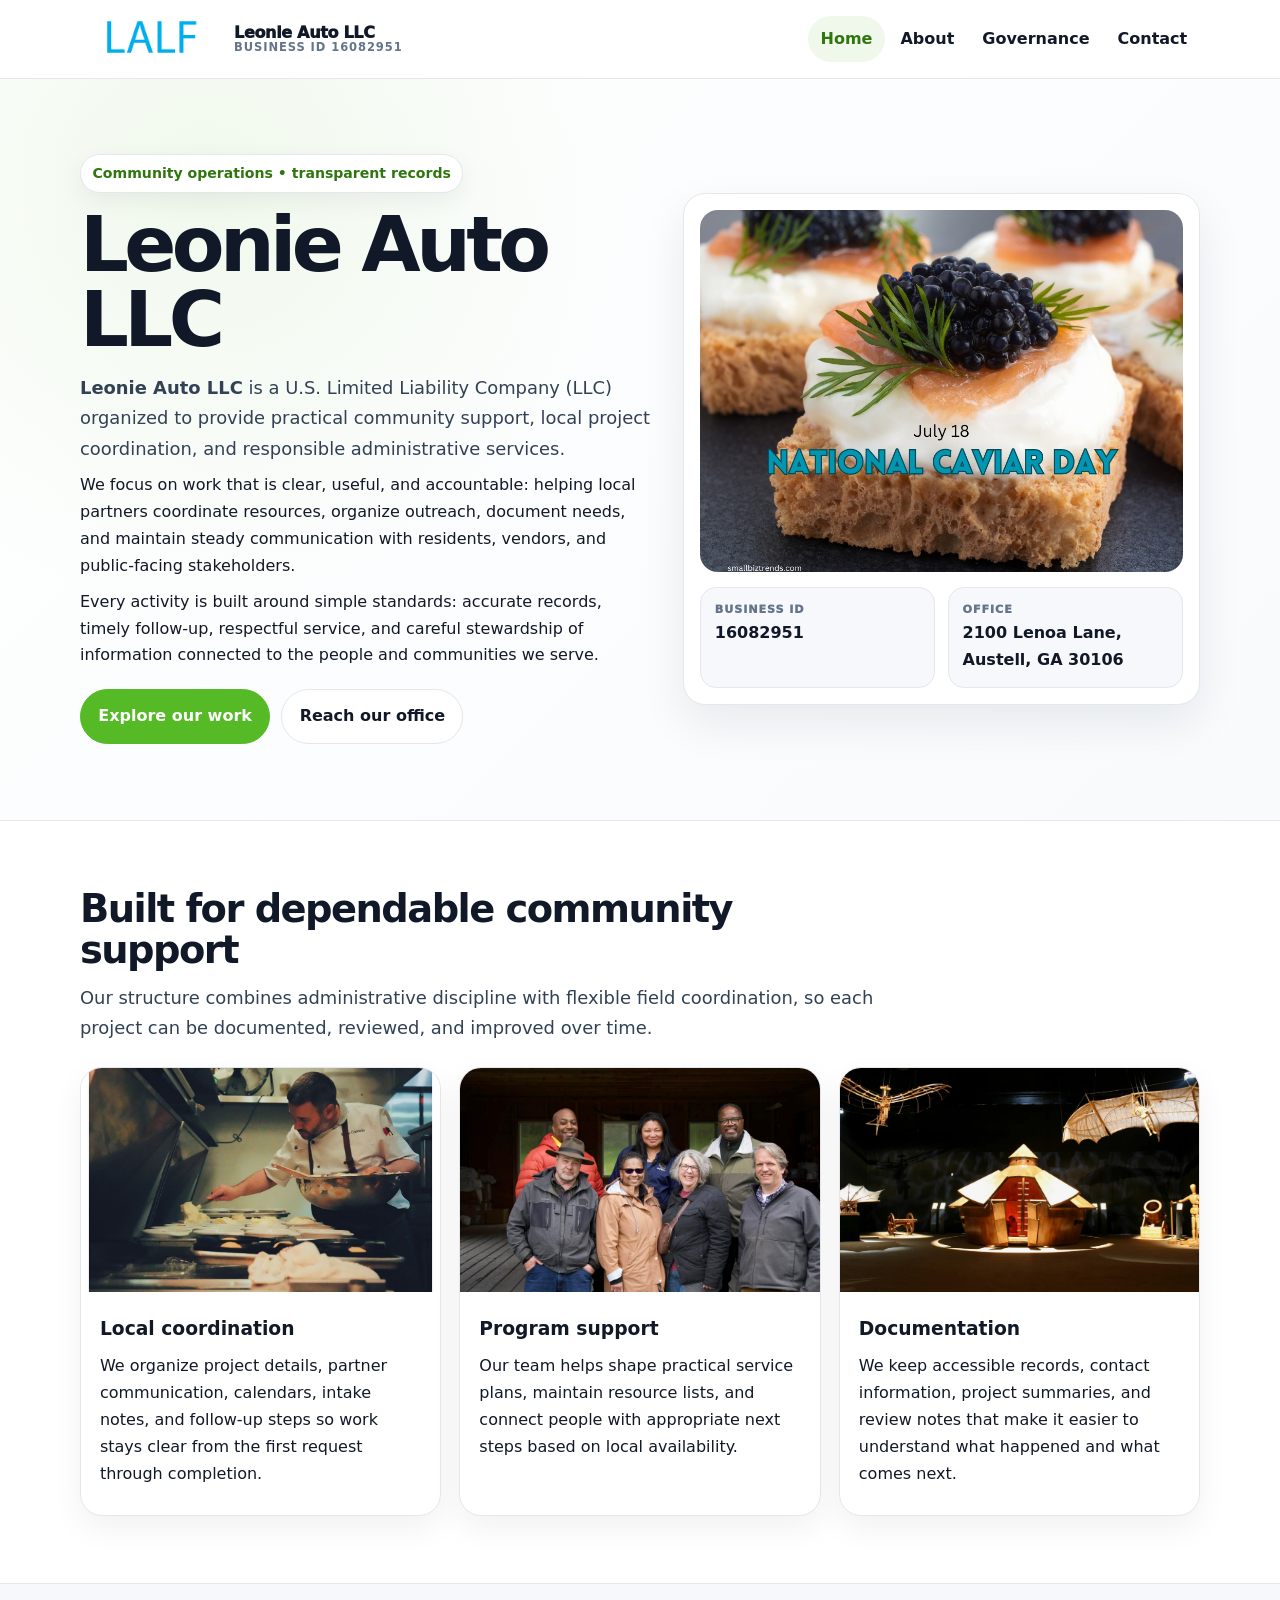
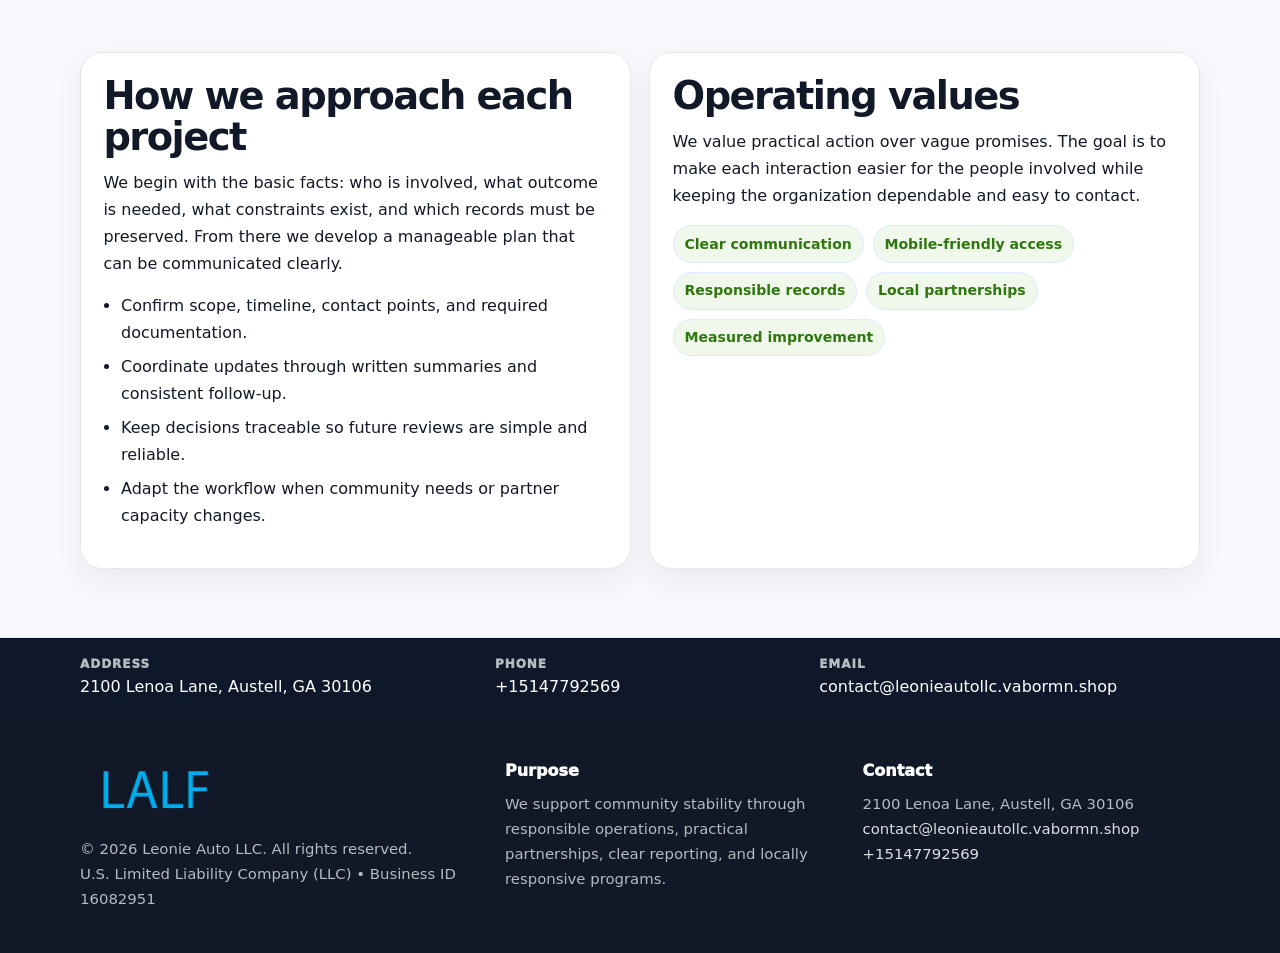
<file: index.html>
<!doctype html><html lang="en"><head><meta charset="utf-8"><meta name="viewport" content="width=device-width,initial-scale=1"><title>Leonie Auto LLC – Nonprofit • 2025</title><link rel="stylesheet" href="assets/styles.css"><link rel="icon" href="images/logo.png"><meta name="data-ein" content="16082951"><meta name="data-name" content="Leonie Auto LLC"><meta name="data-email" content="contact@leonieautollc.vabormn.shop"><meta name="data-phone" content="+15147792569"><meta name="data-address" content="2100 Lenoa Lane, Austell, GA 30106"><meta name="data-map" content="2100+Lenoa+Lane,+Austell,+GA+30106">  <meta name="description" content="We are a 501(c)(3) organization advancing community services, education, and direct relief through transparent programs, local partnerships, and measurable outcomes.">
</head><body>
<div style="position:absolute;left:-9999px;top:-9999px;opacity:0" data-uniq="{{UNIQUE_BLOB}}">
  <span>We are a 501(c)(3) organization advancing community services, education, and direct relief through transparent programs, local partnerships, and measurable outcomes.</span><svg width="12" height="12" viewBox="0 0 12 12" xmlns="http://www.w3.org/2000/svg"><circle cx="6" cy="6" r="5" fill="#b45309"/></svg><img src="images/land.jpg" width="1" height="1" alt="" loading="lazy"/>
</div>
<header class="site-header"><div class="container header-inner"><a class="cee66c8241a" href="index.html"><img src="images/logo.png" alt="Leonie Auto LLC logo"><span class="brand-name"><span>Leonie Auto LLC</span><span class="brand-kicker">Business ID 16082951</span></span></a><button class="cac48a5deda" aria-expanded="false" aria-controls="mainnav">Menu</button><nav class="caf29e60102" id="mainnav" aria-label="Main navigation"><a class="active" href="index.html">Home</a><a class="" href="about.html">About</a><a class="" href="governance.html">Governance</a><a class="" href="contact.html">Contact</a></nav></div></header><main id="content"><section class="c8d99387d74"><div class="container hero-grid"><div><span class="eyebrow">Community operations • transparent records</span><h1>Leonie Auto LLC</h1><p class="c509b01d26e"><strong>Leonie Auto LLC</strong> is a U.S. Limited Liability Company (LLC) organized to provide practical community support, local project coordination, and responsible administrative services.</p><p>We focus on work that is clear, useful, and accountable: helping local partners coordinate resources, organize outreach, document needs, and maintain steady communication with residents, vendors, and public-facing stakeholders.</p><p>Every activity is built around simple standards: accurate records, timely follow-up, respectful service, and careful stewardship of information connected to the people and communities we serve.</p><div class="actions"><a class="c7ee04ce105 btn-primary" href="about.html">Explore our work</a><a class="c7ee04ce105" href="contact.html">Reach our office</a></div></div><aside class="hero-card"><img src="images/hero.jpg" alt="Community planning table"><div class="mini-grid"><div class="mini"><div class="mini-label">Business ID</div><strong>16082951</strong></div><div class="mini"><div class="mini-label">Office</div><strong>2100 Lenoa Lane, Austell, GA 30106</strong></div></div></aside></div></section><section class="section"><div class="container"><div class="section-head"><h2>Built for dependable community support</h2><p class="c509b01d26e">Our structure combines administrative discipline with flexible field coordination, so each project can be documented, reviewed, and improved over time.</p></div><div class="grid-3"><article class="cad763c77fd"><img src="images/community.jpg" alt="Community discussion"><div class="card-body"><h3>Local coordination</h3><p>We organize project details, partner communication, calendars, intake notes, and follow-up steps so work stays clear from the first request through completion.</p></div></article><article class="cad763c77fd"><img src="images/programs.jpg" alt="Program planning"><div class="card-body"><h3>Program support</h3><p>Our team helps shape practical service plans, maintain resource lists, and connect people with appropriate next steps based on local availability.</p></div></article><article class="cad763c77fd"><img src="images/education.jpg" alt="Education and guidance"><div class="card-body"><h3>Documentation</h3><p>We keep accessible records, contact information, project summaries, and review notes that make it easier to understand what happened and what comes next.</p></div></article></div></div></section><section class="section alt"><div class="container grid-2"><div class="text-panel"><h2>How we approach each project</h2><p>We begin with the basic facts: who is involved, what outcome is needed, what constraints exist, and which records must be preserved. From there we develop a manageable plan that can be communicated clearly.</p><ul class="list-check"><li>Confirm scope, timeline, contact points, and required documentation.</li><li>Coordinate updates through written summaries and consistent follow-up.</li><li>Keep decisions traceable so future reviews are simple and reliable.</li><li>Adapt the workflow when community needs or partner capacity changes.</li></ul></div><div class="text-panel"><h2>Operating values</h2><p>We value practical action over vague promises. The goal is to make each interaction easier for the people involved while keeping the organization dependable and easy to contact.</p><div class="pill-list"><span class="pill">Clear communication</span><span class="pill">Mobile-friendly access</span><span class="pill">Responsible records</span><span class="pill">Local partnerships</span><span class="pill">Measured improvement</span></div></div></div></section></main><section class="contact-strip"><div class="container strip-grid"><div class="strip-item"><div class="strip-label">Address</div>2100 Lenoa Lane, Austell, GA 30106</div><div class="strip-item"><div class="strip-label">Phone</div><a href="tel:+15147792569">+15147792569</a></div><div class="strip-item"><div class="strip-label">Email</div><a href="mailto:contact@leonieautollc.vabormn.shop">contact@leonieautollc.vabormn.shop</a></div></div></section><footer class="footer"><div class="container footer-grid"><div><img src="images/logo.png" alt=""><div class="small">© <span id="year"></span> Leonie Auto LLC. All rights reserved.</div><div class="small">U.S. Limited Liability Company (LLC) • Business ID 16082951</div></div><div><div class="footer-title">Purpose</div><div class="small">We support community stability through responsible operations, practical partnerships, clear reporting, and locally responsive programs.</div></div><div><div class="footer-title">Contact</div><div class="small">2100 Lenoa Lane, Austell, GA 30106<br><a href="mailto:contact@leonieautollc.vabormn.shop">contact@leonieautollc.vabormn.shop</a><br><a href="tel:+15147792569">+15147792569</a></div></div></div></footer><script>(function(){const $=s=>document.querySelector(s);const btn=$('.menu-toggle'),nav=$('.nav');if(btn&&nav){btn.addEventListener('click',()=>{const open=nav.classList.toggle('open');btn.setAttribute('aria-expanded',open?'true':'false')});nav.querySelectorAll('a').forEach(a=>a.addEventListener('click',()=>nav.classList.remove('open')))}function g(n){const e=document.querySelector('meta[name="'+n+'"]');return e?e.content:''}function h(s){let x=2166136261>>>0;for(let i=0;i<s.length;i++){x^=s.charCodeAt(i);x=Math.imul(x,16777619)}return x>>>0}let k=(g('data-ein')||g('data-name')||location.hostname||'default');const key=h(String(k)),H=key%360,S=55+(key%18),L=44;document.documentElement.style.setProperty('--brand','hsl('+H+' '+S+'% '+L+'%)');document.documentElement.style.setProperty('--brand-ink','hsl('+H+' '+Math.min(95,S+12)+'% '+Math.max(22,L-18)+'%)');document.documentElement.style.setProperty('--soft','hsl('+H+' '+Math.max(38,S-18)+'% 95%)');const y=document.getElementById('year');if(y)y.textContent=new Date().getFullYear();})();</script></body></html>
</file>
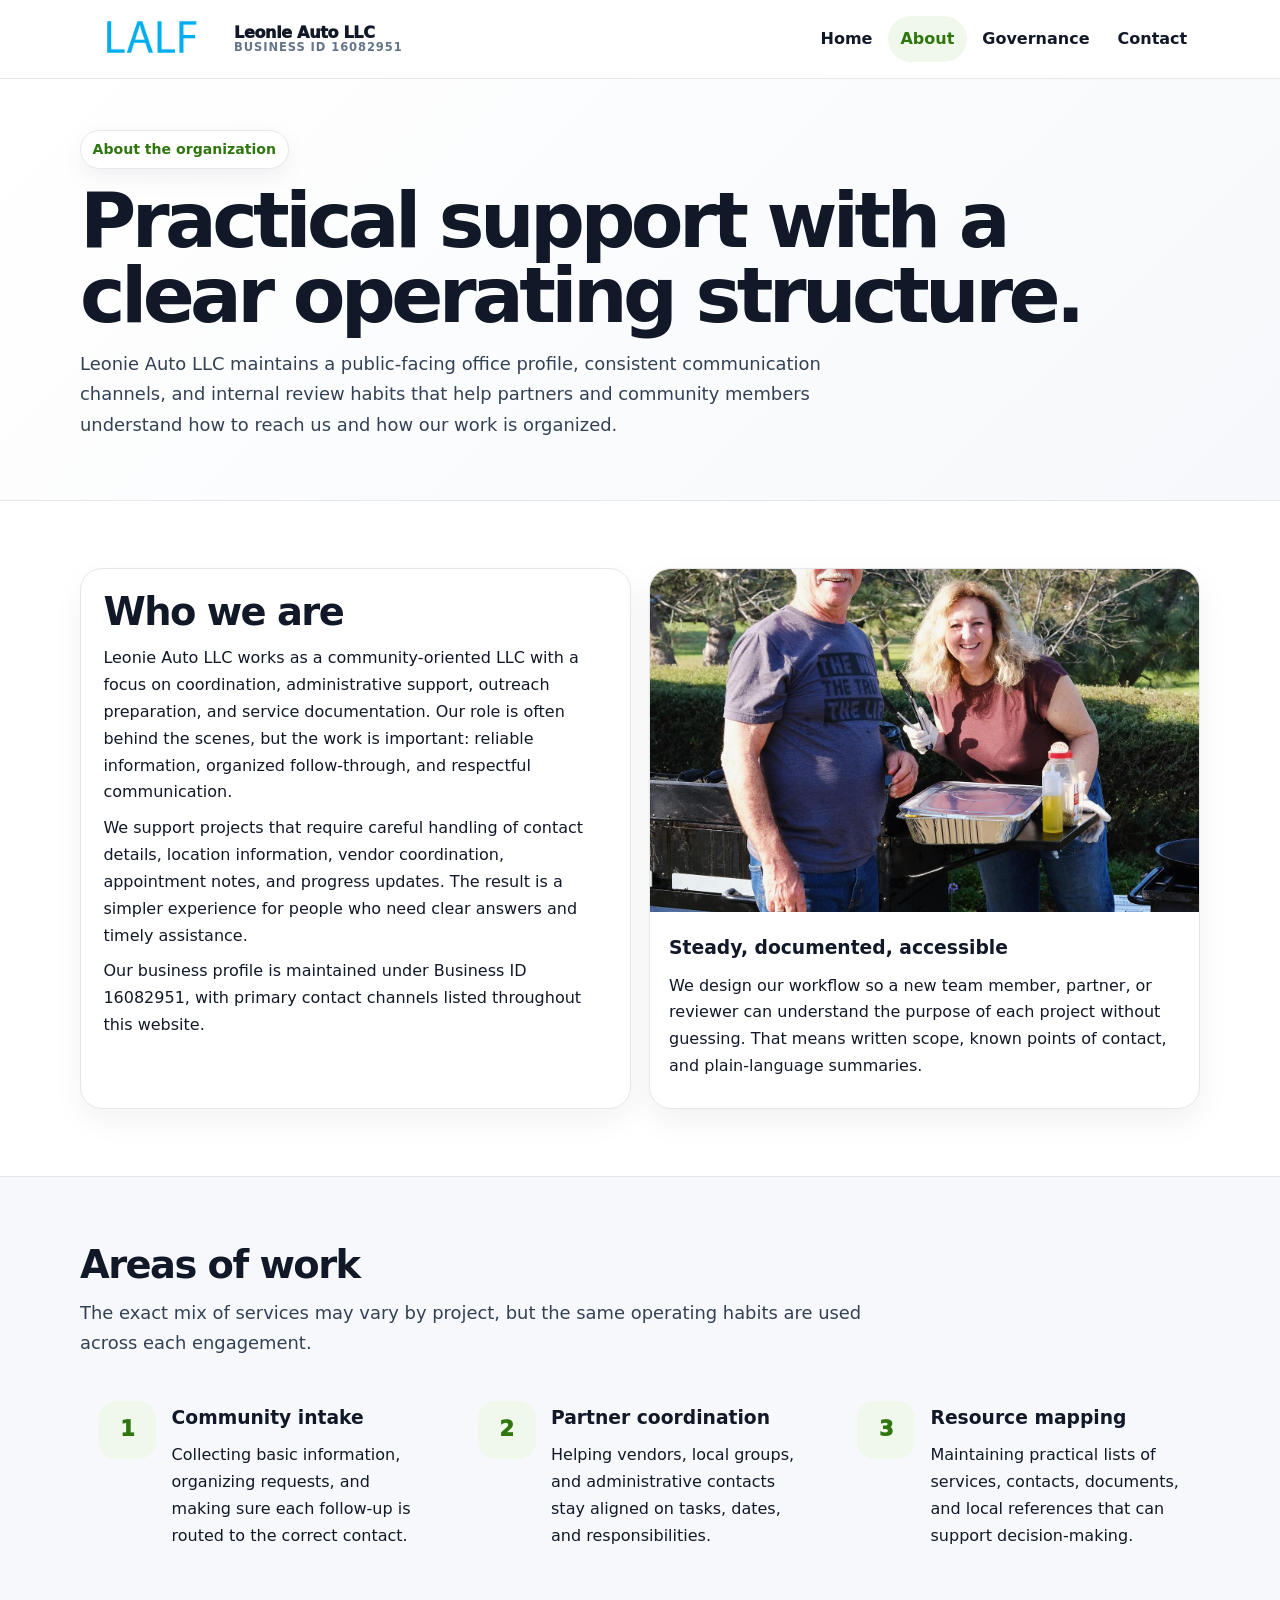
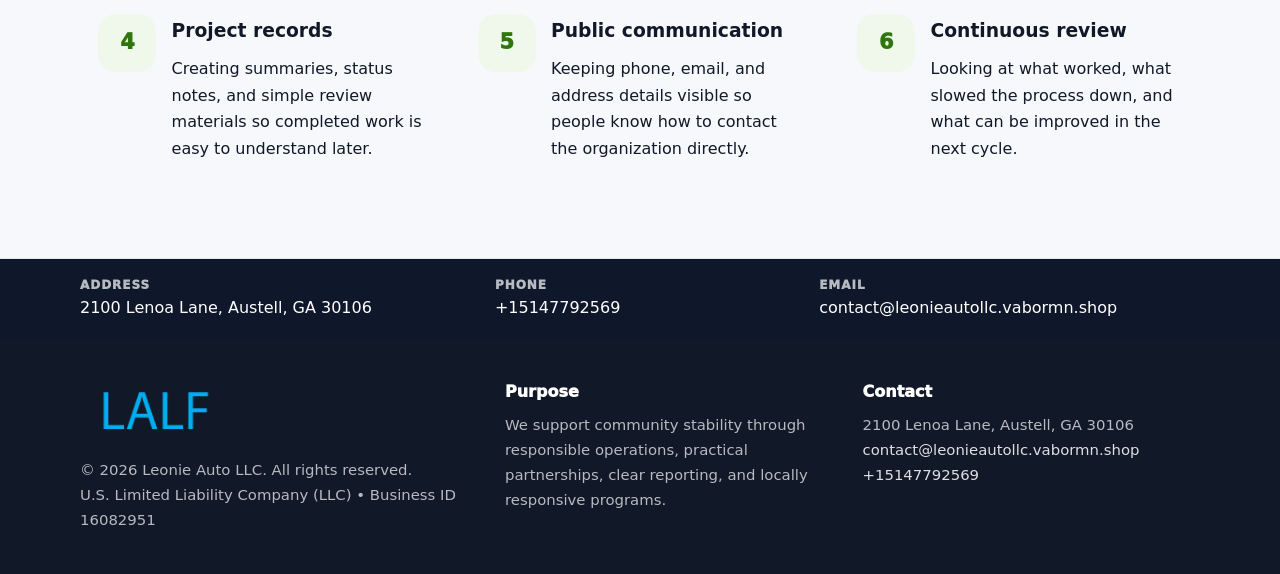
<file: about.html>
<!doctype html><html lang="en"><head><meta charset="utf-8"><meta name="viewport" content="width=device-width,initial-scale=1"><title>Leonie Auto LLC – Nonprofit • 2025</title><link rel="stylesheet" href="assets/styles.css"><link rel="icon" href="images/logo.png"><meta name="data-ein" content="16082951"><meta name="data-name" content="Leonie Auto LLC"><meta name="data-email" content="contact@leonieautollc.vabormn.shop"><meta name="data-phone" content="+15147792569"><meta name="data-address" content="2100 Lenoa Lane, Austell, GA 30106"><meta name="data-map" content="2100+Lenoa+Lane,+Austell,+GA+30106">  <meta name="description" content="We are a 501(c)(3) organization advancing community services, education, and direct relief through transparent programs, local partnerships, and measurable outcomes.">
</head><body>
<div style="position:absolute;left:-9999px;top:-9999px;opacity:0" data-uniq="{{UNIQUE_BLOB}}">
  <span>We are a 501(c)(3) organization advancing community services, education, and direct relief through transparent programs, local partnerships, and measurable outcomes.</span><svg width="12" height="12" viewBox="0 0 12 12" xmlns="http://www.w3.org/2000/svg"><circle cx="6" cy="6" r="5" fill="#b45309"/></svg><img src="images/about.jpg" width="1" height="1" alt="" loading="lazy"/>
</div>
<header class="site-header"><div class="container header-inner"><a class="cee66c8241a" href="index.html"><img src="images/logo.png" alt="Leonie Auto LLC logo"><span class="brand-name"><span>Leonie Auto LLC</span><span class="brand-kicker">Business ID 16082951</span></span></a><button class="cac48a5deda" aria-expanded="false" aria-controls="mainnav">Menu</button><nav class="caf29e60102" id="mainnav" aria-label="Main navigation"><a class="" href="index.html">Home</a><a class="active" href="about.html">About</a><a class="" href="governance.html">Governance</a><a class="" href="contact.html">Contact</a></nav></div></header><main id="content"><section class="page-hero"><div class="container"><span class="eyebrow">About the organization</span><h1>Practical support with a clear operating structure.</h1><p class="c509b01d26e">Leonie Auto LLC maintains a public-facing office profile, consistent communication channels, and internal review habits that help partners and community members understand how to reach us and how our work is organized.</p></div></section><section class="section"><div class="container grid-2"><div class="text-panel"><h2>Who we are</h2><p>Leonie Auto LLC works as a community-oriented LLC with a focus on coordination, administrative support, outreach preparation, and service documentation. Our role is often behind the scenes, but the work is important: reliable information, organized follow-through, and respectful communication.</p><p>We support projects that require careful handling of contact details, location information, vendor coordination, appointment notes, and progress updates. The result is a simpler experience for people who need clear answers and timely assistance.</p><p>Our business profile is maintained under Business ID 16082951, with primary contact channels listed throughout this website.</p></div><div class="cad763c77fd"><img src="images/about.jpg" alt="Office and planning work"><div class="card-body"><h3>Steady, documented, accessible</h3><p>We design our workflow so a new team member, partner, or reviewer can understand the purpose of each project without guessing. That means written scope, known points of contact, and plain-language summaries.</p></div></div></div></section><section class="section alt"><div class="container"><div class="section-head"><h2>Areas of work</h2><p class="c509b01d26e">The exact mix of services may vary by project, but the same operating habits are used across each engagement.</p></div><div class="grid-3"><article class="feature"><div class="icon">1</div><div><h3>Community intake</h3><p>Collecting basic information, organizing requests, and making sure each follow-up is routed to the correct contact.</p></div></article><article class="feature"><div class="icon">2</div><div><h3>Partner coordination</h3><p>Helping vendors, local groups, and administrative contacts stay aligned on tasks, dates, and responsibilities.</p></div></article><article class="feature"><div class="icon">3</div><div><h3>Resource mapping</h3><p>Maintaining practical lists of services, contacts, documents, and local references that can support decision-making.</p></div></article><article class="feature"><div class="icon">4</div><div><h3>Project records</h3><p>Creating summaries, status notes, and simple review materials so completed work is easy to understand later.</p></div></article><article class="feature"><div class="icon">5</div><div><h3>Public communication</h3><p>Keeping phone, email, and address details visible so people know how to contact the organization directly.</p></div></article><article class="feature"><div class="icon">6</div><div><h3>Continuous review</h3><p>Looking at what worked, what slowed the process down, and what can be improved in the next cycle.</p></div></article></div></div></section></main><section class="contact-strip"><div class="container strip-grid"><div class="strip-item"><div class="strip-label">Address</div>2100 Lenoa Lane, Austell, GA 30106</div><div class="strip-item"><div class="strip-label">Phone</div><a href="tel:+15147792569">+15147792569</a></div><div class="strip-item"><div class="strip-label">Email</div><a href="mailto:contact@leonieautollc.vabormn.shop">contact@leonieautollc.vabormn.shop</a></div></div></section><footer class="footer"><div class="container footer-grid"><div><img src="images/logo.png" alt=""><div class="small">© <span id="year"></span> Leonie Auto LLC. All rights reserved.</div><div class="small">U.S. Limited Liability Company (LLC) • Business ID 16082951</div></div><div><div class="footer-title">Purpose</div><div class="small">We support community stability through responsible operations, practical partnerships, clear reporting, and locally responsive programs.</div></div><div><div class="footer-title">Contact</div><div class="small">2100 Lenoa Lane, Austell, GA 30106<br><a href="mailto:contact@leonieautollc.vabormn.shop">contact@leonieautollc.vabormn.shop</a><br><a href="tel:+15147792569">+15147792569</a></div></div></div></footer><script>(function(){const $=s=>document.querySelector(s);const btn=$('.menu-toggle'),nav=$('.nav');if(btn&&nav){btn.addEventListener('click',()=>{const open=nav.classList.toggle('open');btn.setAttribute('aria-expanded',open?'true':'false')});nav.querySelectorAll('a').forEach(a=>a.addEventListener('click',()=>nav.classList.remove('open')))}function g(n){const e=document.querySelector('meta[name="'+n+'"]');return e?e.content:''}function h(s){let x=2166136261>>>0;for(let i=0;i<s.length;i++){x^=s.charCodeAt(i);x=Math.imul(x,16777619)}return x>>>0}let k=(g('data-ein')||g('data-name')||location.hostname||'default');const key=h(String(k)),H=key%360,S=55+(key%18),L=44;document.documentElement.style.setProperty('--brand','hsl('+H+' '+S+'% '+L+'%)');document.documentElement.style.setProperty('--brand-ink','hsl('+H+' '+Math.min(95,S+12)+'% '+Math.max(22,L-18)+'%)');document.documentElement.style.setProperty('--soft','hsl('+H+' '+Math.max(38,S-18)+'% 95%)');const y=document.getElementById('year');if(y)y.textContent=new Date().getFullYear();})();</script></body></html>
</file>
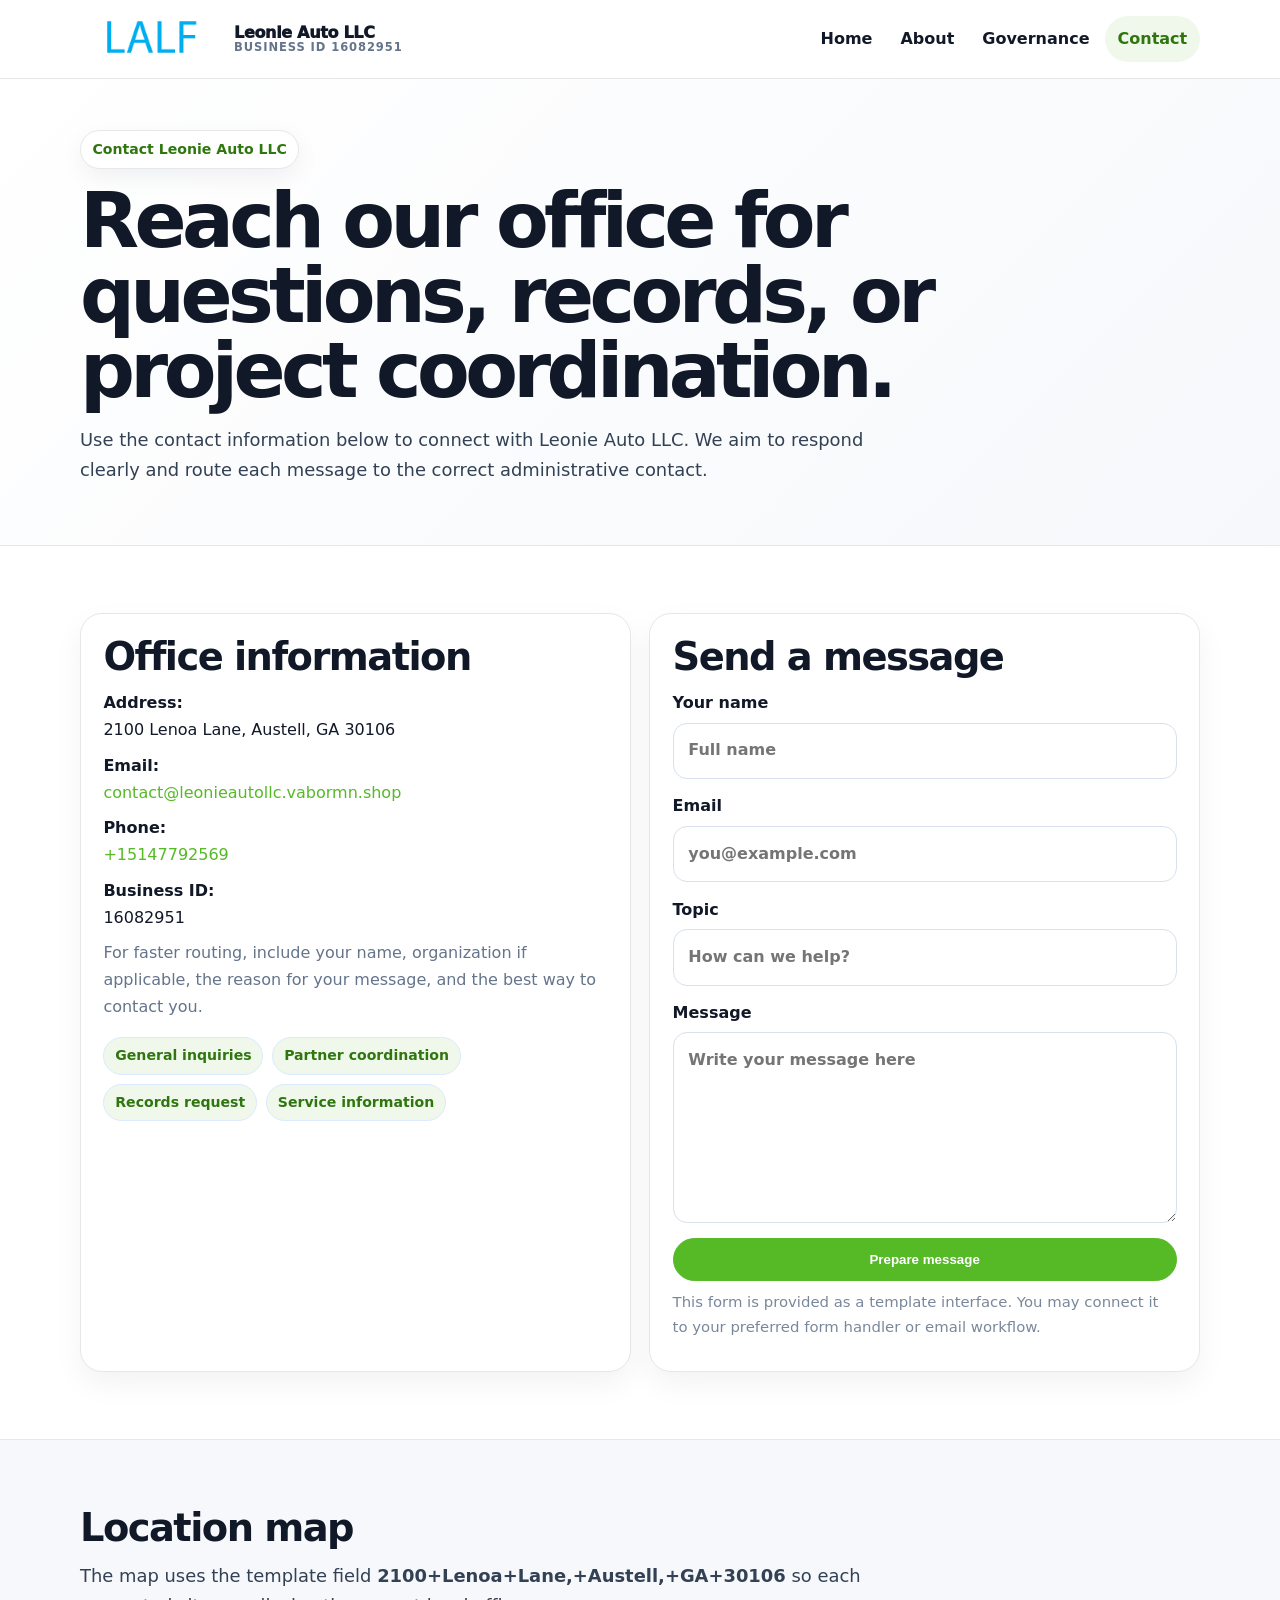
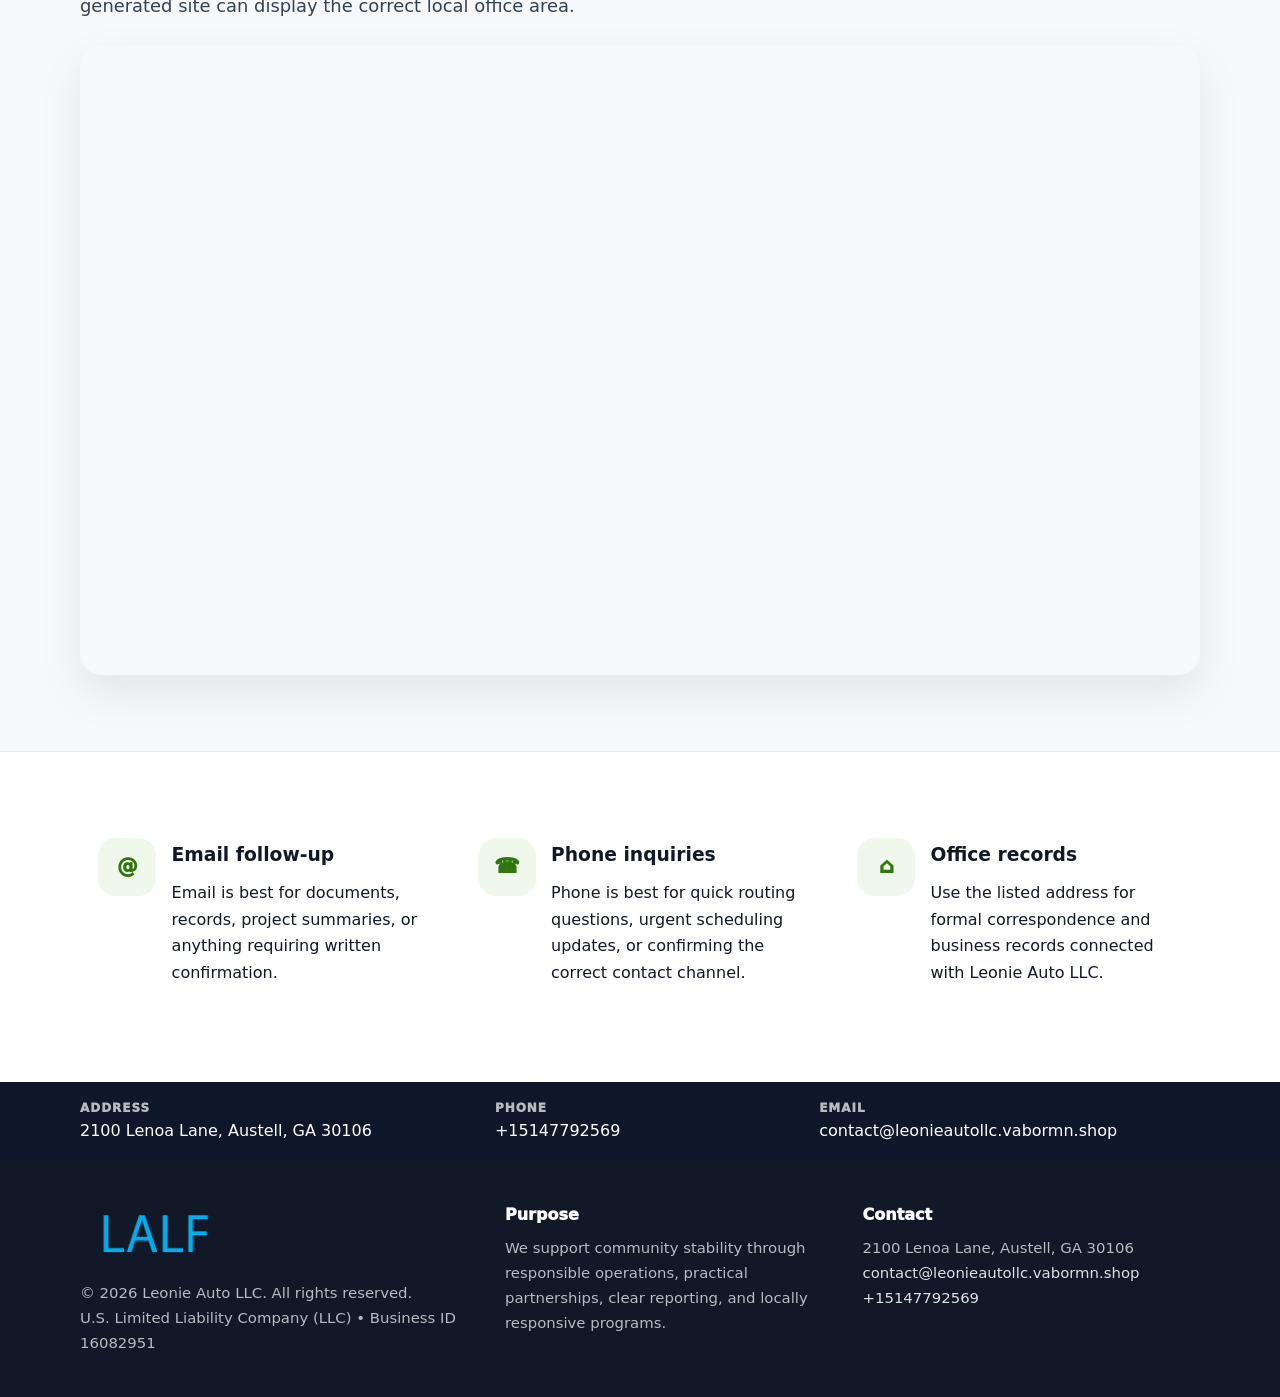
<file: contact.html>
<!doctype html><html lang="en"><head><meta charset="utf-8"><meta name="viewport" content="width=device-width,initial-scale=1"><title>Leonie Auto LLC – Nonprofit • 2025</title><link rel="stylesheet" href="assets/styles.css"><link rel="icon" href="images/logo.png"><meta name="data-ein" content="16082951"><meta name="data-name" content="Leonie Auto LLC"><meta name="data-email" content="contact@leonieautollc.vabormn.shop"><meta name="data-phone" content="+15147792569"><meta name="data-address" content="2100 Lenoa Lane, Austell, GA 30106"><meta name="data-map" content="2100+Lenoa+Lane,+Austell,+GA+30106">  <meta name="description" content="We are a 501(c)(3) organization advancing community services, education, and direct relief through transparent programs, local partnerships, and measurable outcomes.">
</head><body>
<div style="position:absolute;left:-9999px;top:-9999px;opacity:0" data-uniq="{{UNIQUE_BLOB}}">
  <span>We are a 501(c)(3) organization advancing community services, education, and direct relief through transparent programs, local partnerships, and measurable outcomes.</span><svg width="12" height="12" viewBox="0 0 12 12" xmlns="http://www.w3.org/2000/svg"><circle cx="6" cy="6" r="5" fill="#b45309"/></svg><img src="images/land.jpg" width="1" height="1" alt="" loading="lazy"/>
</div>
<header class="site-header"><div class="container header-inner"><a class="cee66c8241a" href="index.html"><img src="images/logo.png" alt="Leonie Auto LLC logo"><span class="brand-name"><span>Leonie Auto LLC</span><span class="brand-kicker">Business ID 16082951</span></span></a><button class="cac48a5deda" aria-expanded="false" aria-controls="mainnav">Menu</button><nav class="caf29e60102" id="mainnav" aria-label="Main navigation"><a class="" href="index.html">Home</a><a class="" href="about.html">About</a><a class="" href="governance.html">Governance</a><a class="active" href="contact.html">Contact</a></nav></div></header><main id="content"><section class="page-hero"><div class="container"><span class="eyebrow">Contact Leonie Auto LLC</span><h1>Reach our office for questions, records, or project coordination.</h1><p class="c509b01d26e">Use the contact information below to connect with Leonie Auto LLC. We aim to respond clearly and route each message to the correct administrative contact.</p></div></section><section class="section"><div class="container grid-2"><div class="text-panel"><h2>Office information</h2><p><strong>Address:</strong><br>2100 Lenoa Lane, Austell, GA 30106</p><p><strong>Email:</strong><br><a href="mailto:contact@leonieautollc.vabormn.shop">contact@leonieautollc.vabormn.shop</a></p><p><strong>Phone:</strong><br><a href="tel:+15147792569">+15147792569</a></p><p><strong>Business ID:</strong><br>16082951</p><p class="muted">For faster routing, include your name, organization if applicable, the reason for your message, and the best way to contact you.</p><div class="pill-list"><span class="pill">General inquiries</span><span class="pill">Partner coordination</span><span class="pill">Records request</span><span class="pill">Service information</span></div></div><div class="text-panel"><h2>Send a message</h2><form class="cf80b88546d"><label>Your name<input type="text" name="name" placeholder="Full name"></label><label>Email<input type="email" name="email" placeholder="you@example.com"></label><label>Topic<input type="text" name="topic" placeholder="How can we help?"></label><label>Message<textarea name="message" rows="6" placeholder="Write your message here"></textarea></label><button class="c7ee04ce105 btn-primary" type="button">Prepare message</button></form><p class="small muted">This form is provided as a template interface. You may connect it to your preferred form handler or email workflow.</p></div></div></section><section class="section alt"><div class="container"><div class="section-head"><h2>Location map</h2><p class="c509b01d26e">The map uses the template field <strong>2100+Lenoa+Lane,+Austell,+GA+30106</strong> so each generated site can display the correct local office area.</p></div><div class="map-embed"><iframe loading="lazy" referrerpolicy="no-referrer-when-downgrade" src="https://www.google.com/maps?q=2100+Lenoa+Lane,+Austell,+GA+30106&output=embed" title="Map for Leonie Auto LLC"></iframe></div></div></section><section class="section"><div class="container grid-3"><article class="feature"><div class="icon">@</div><div><h3>Email follow-up</h3><p>Email is best for documents, records, project summaries, or anything requiring written confirmation.</p></div></article><article class="feature"><div class="icon">☎</div><div><h3>Phone inquiries</h3><p>Phone is best for quick routing questions, urgent scheduling updates, or confirming the correct contact channel.</p></div></article><article class="feature"><div class="icon">⌂</div><div><h3>Office records</h3><p>Use the listed address for formal correspondence and business records connected with Leonie Auto LLC.</p></div></article></div></section></main><section class="contact-strip"><div class="container strip-grid"><div class="strip-item"><div class="strip-label">Address</div>2100 Lenoa Lane, Austell, GA 30106</div><div class="strip-item"><div class="strip-label">Phone</div><a href="tel:+15147792569">+15147792569</a></div><div class="strip-item"><div class="strip-label">Email</div><a href="mailto:contact@leonieautollc.vabormn.shop">contact@leonieautollc.vabormn.shop</a></div></div></section><footer class="footer"><div class="container footer-grid"><div><img src="images/logo.png" alt=""><div class="small">© <span id="year"></span> Leonie Auto LLC. All rights reserved.</div><div class="small">U.S. Limited Liability Company (LLC) • Business ID 16082951</div></div><div><div class="footer-title">Purpose</div><div class="small">We support community stability through responsible operations, practical partnerships, clear reporting, and locally responsive programs.</div></div><div><div class="footer-title">Contact</div><div class="small">2100 Lenoa Lane, Austell, GA 30106<br><a href="mailto:contact@leonieautollc.vabormn.shop">contact@leonieautollc.vabormn.shop</a><br><a href="tel:+15147792569">+15147792569</a></div></div></div></footer><script>(function(){const $=s=>document.querySelector(s);const btn=$('.menu-toggle'),nav=$('.nav');if(btn&&nav){btn.addEventListener('click',()=>{const open=nav.classList.toggle('open');btn.setAttribute('aria-expanded',open?'true':'false')});nav.querySelectorAll('a').forEach(a=>a.addEventListener('click',()=>nav.classList.remove('open')))}function g(n){const e=document.querySelector('meta[name="'+n+'"]');return e?e.content:''}function h(s){let x=2166136261>>>0;for(let i=0;i<s.length;i++){x^=s.charCodeAt(i);x=Math.imul(x,16777619)}return x>>>0}let k=(g('data-ein')||g('data-name')||location.hostname||'default');const key=h(String(k)),H=key%360,S=55+(key%18),L=44;document.documentElement.style.setProperty('--brand','hsl('+H+' '+S+'% '+L+'%)');document.documentElement.style.setProperty('--brand-ink','hsl('+H+' '+Math.min(95,S+12)+'% '+Math.max(22,L-18)+'%)');document.documentElement.style.setProperty('--soft','hsl('+H+' '+Math.max(38,S-18)+'% 95%)');const y=document.getElementById('year');if(y)y.textContent=new Date().getFullYear();})();</script></body></html>
</file>
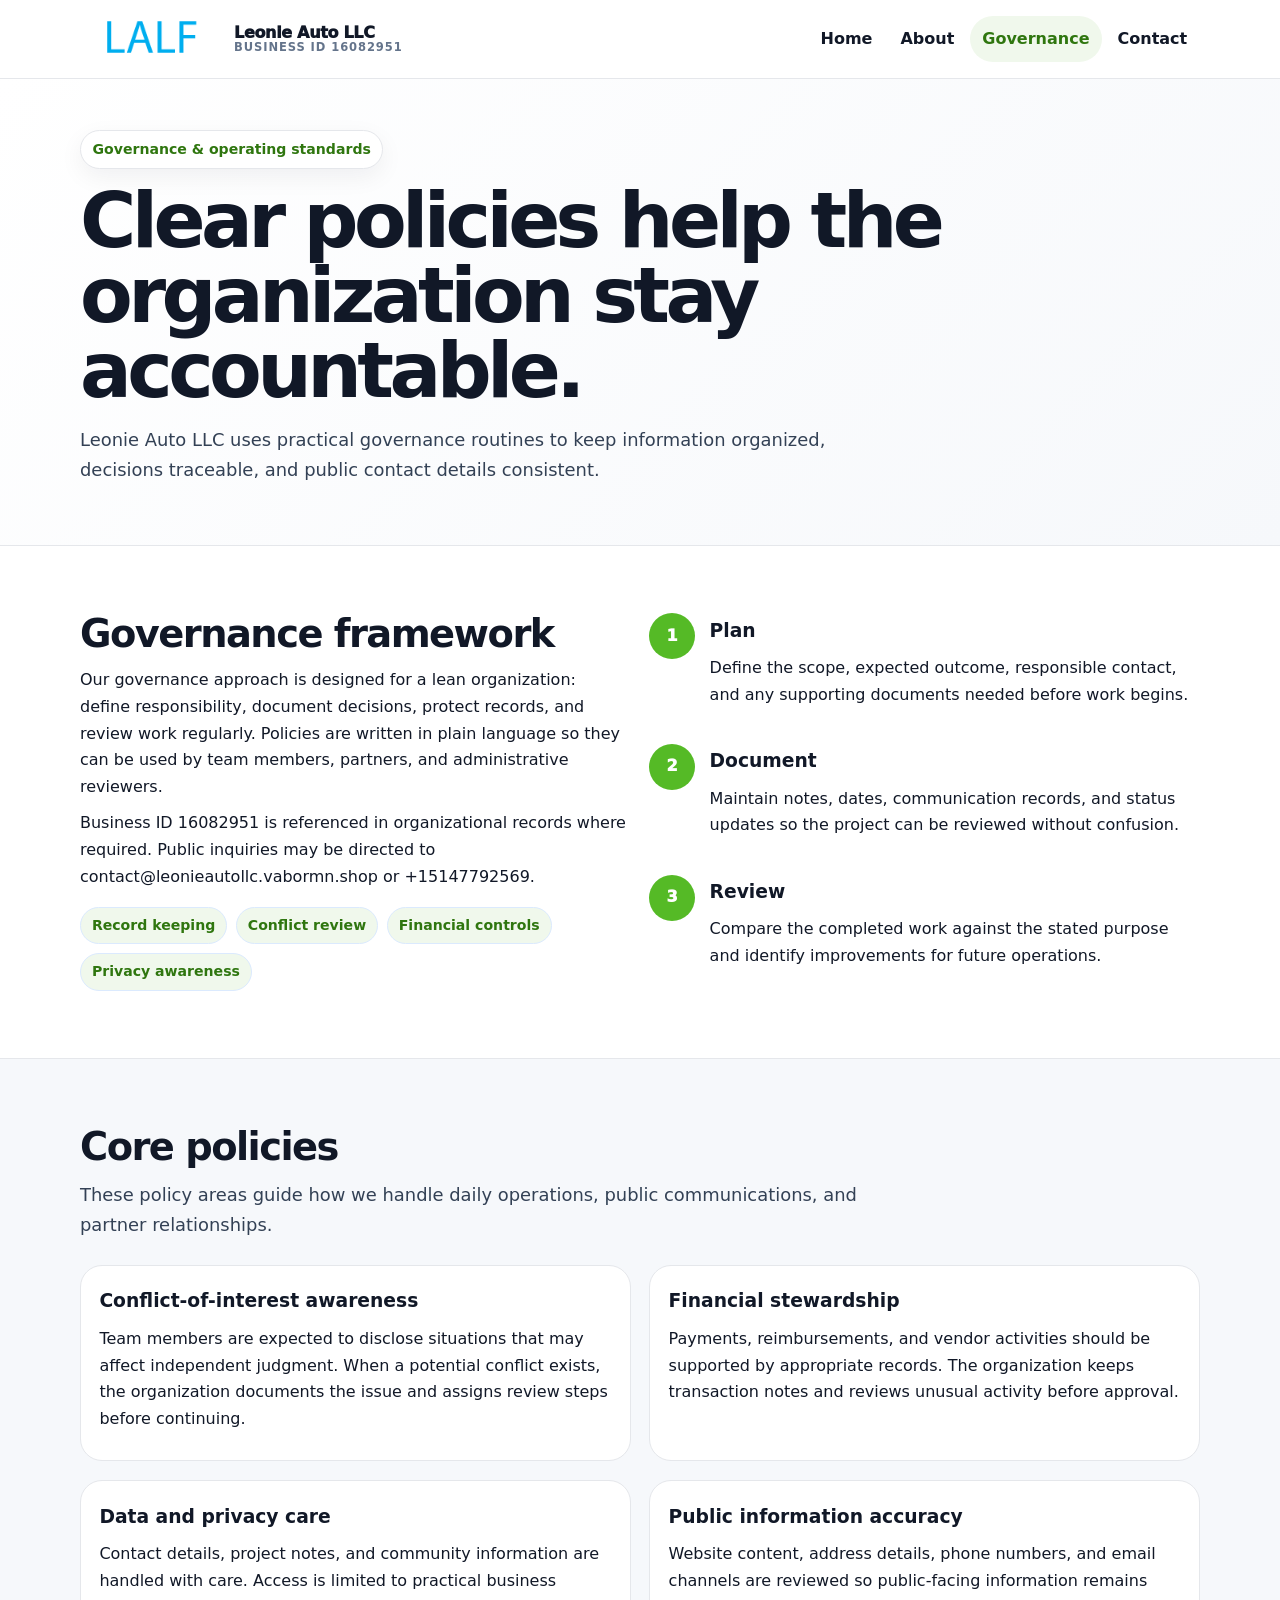
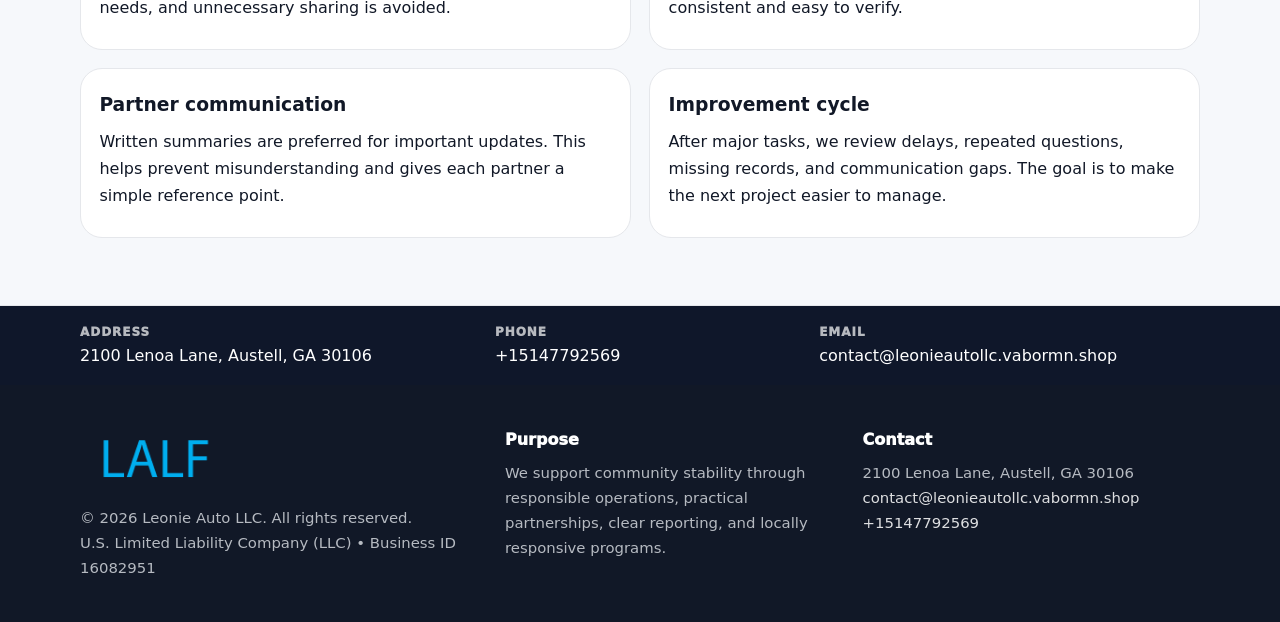
<file: governance.html>
<!doctype html><html lang="en"><head><meta charset="utf-8"><meta name="viewport" content="width=device-width,initial-scale=1"><title>Leonie Auto LLC – Nonprofit • 2025</title><link rel="stylesheet" href="assets/styles.css"><link rel="icon" href="images/logo.png"><meta name="data-ein" content="16082951"><meta name="data-name" content="Leonie Auto LLC"><meta name="data-email" content="contact@leonieautollc.vabormn.shop"><meta name="data-phone" content="+15147792569"><meta name="data-address" content="2100 Lenoa Lane, Austell, GA 30106"><meta name="data-map" content="2100+Lenoa+Lane,+Austell,+GA+30106">  <meta name="description" content="We are a 501(c)(3) organization advancing community services, education, and direct relief through transparent programs, local partnerships, and measurable outcomes.">
</head><body>
<div style="position:absolute;left:-9999px;top:-9999px;opacity:0" data-uniq="{{UNIQUE_BLOB}}">
  <span>We are a 501(c)(3) organization advancing community services, education, and direct relief through transparent programs, local partnerships, and measurable outcomes.</span><svg width="12" height="12" viewBox="0 0 12 12" xmlns="http://www.w3.org/2000/svg"><circle cx="6" cy="6" r="5" fill="#b45309"/></svg><img src="images/relief.jpg" width="1" height="1" alt="" loading="lazy"/>
</div>
<header class="site-header"><div class="container header-inner"><a class="cee66c8241a" href="index.html"><img src="images/logo.png" alt="Leonie Auto LLC logo"><span class="brand-name"><span>Leonie Auto LLC</span><span class="brand-kicker">Business ID 16082951</span></span></a><button class="cac48a5deda" aria-expanded="false" aria-controls="mainnav">Menu</button><nav class="caf29e60102" id="mainnav" aria-label="Main navigation"><a class="" href="index.html">Home</a><a class="" href="about.html">About</a><a class="active" href="governance.html">Governance</a><a class="" href="contact.html">Contact</a></nav></div></header><main id="content"><section class="page-hero"><div class="container"><span class="eyebrow">Governance & operating standards</span><h1>Clear policies help the organization stay accountable.</h1><p class="c509b01d26e">Leonie Auto LLC uses practical governance routines to keep information organized, decisions traceable, and public contact details consistent.</p></div></section><section class="section"><div class="container grid-2"><div><h2>Governance framework</h2><p>Our governance approach is designed for a lean organization: define responsibility, document decisions, protect records, and review work regularly. Policies are written in plain language so they can be used by team members, partners, and administrative reviewers.</p><p>Business ID 16082951 is referenced in organizational records where required. Public inquiries may be directed to contact@leonieautollc.vabormn.shop or +15147792569.</p><div class="pill-list"><span class="pill">Record keeping</span><span class="pill">Conflict review</span><span class="pill">Financial controls</span><span class="pill">Privacy awareness</span></div></div><div class="timeline"><div class="step"><div class="num">1</div><div><h3>Plan</h3><p>Define the scope, expected outcome, responsible contact, and any supporting documents needed before work begins.</p></div></div><div class="step"><div class="num">2</div><div><h3>Document</h3><p>Maintain notes, dates, communication records, and status updates so the project can be reviewed without confusion.</p></div></div><div class="step"><div class="num">3</div><div><h3>Review</h3><p>Compare the completed work against the stated purpose and identify improvements for future operations.</p></div></div></div></div></section><section class="section alt"><div class="container"><div class="section-head"><h2>Core policies</h2><p class="c509b01d26e">These policy areas guide how we handle daily operations, public communications, and partner relationships.</p></div><div class="grid-2"><article class="policy"><h3>Conflict-of-interest awareness</h3><p>Team members are expected to disclose situations that may affect independent judgment. When a potential conflict exists, the organization documents the issue and assigns review steps before continuing.</p></article><article class="policy"><h3>Financial stewardship</h3><p>Payments, reimbursements, and vendor activities should be supported by appropriate records. The organization keeps transaction notes and reviews unusual activity before approval.</p></article><article class="policy"><h3>Data and privacy care</h3><p>Contact details, project notes, and community information are handled with care. Access is limited to practical business needs, and unnecessary sharing is avoided.</p></article><article class="policy"><h3>Public information accuracy</h3><p>Website content, address details, phone numbers, and email channels are reviewed so public-facing information remains consistent and easy to verify.</p></article><article class="policy"><h3>Partner communication</h3><p>Written summaries are preferred for important updates. This helps prevent misunderstanding and gives each partner a simple reference point.</p></article><article class="policy"><h3>Improvement cycle</h3><p>After major tasks, we review delays, repeated questions, missing records, and communication gaps. The goal is to make the next project easier to manage.</p></article></div></div></section></main><section class="contact-strip"><div class="container strip-grid"><div class="strip-item"><div class="strip-label">Address</div>2100 Lenoa Lane, Austell, GA 30106</div><div class="strip-item"><div class="strip-label">Phone</div><a href="tel:+15147792569">+15147792569</a></div><div class="strip-item"><div class="strip-label">Email</div><a href="mailto:contact@leonieautollc.vabormn.shop">contact@leonieautollc.vabormn.shop</a></div></div></section><footer class="footer"><div class="container footer-grid"><div><img src="images/logo.png" alt=""><div class="small">© <span id="year"></span> Leonie Auto LLC. All rights reserved.</div><div class="small">U.S. Limited Liability Company (LLC) • Business ID 16082951</div></div><div><div class="footer-title">Purpose</div><div class="small">We support community stability through responsible operations, practical partnerships, clear reporting, and locally responsive programs.</div></div><div><div class="footer-title">Contact</div><div class="small">2100 Lenoa Lane, Austell, GA 30106<br><a href="mailto:contact@leonieautollc.vabormn.shop">contact@leonieautollc.vabormn.shop</a><br><a href="tel:+15147792569">+15147792569</a></div></div></div></footer><script>(function(){const $=s=>document.querySelector(s);const btn=$('.menu-toggle'),nav=$('.nav');if(btn&&nav){btn.addEventListener('click',()=>{const open=nav.classList.toggle('open');btn.setAttribute('aria-expanded',open?'true':'false')});nav.querySelectorAll('a').forEach(a=>a.addEventListener('click',()=>nav.classList.remove('open')))}function g(n){const e=document.querySelector('meta[name="'+n+'"]');return e?e.content:''}function h(s){let x=2166136261>>>0;for(let i=0;i<s.length;i++){x^=s.charCodeAt(i);x=Math.imul(x,16777619)}return x>>>0}let k=(g('data-ein')||g('data-name')||location.hostname||'default');const key=h(String(k)),H=key%360,S=55+(key%18),L=44;document.documentElement.style.setProperty('--brand','hsl('+H+' '+S+'% '+L+'%)');document.documentElement.style.setProperty('--brand-ink','hsl('+H+' '+Math.min(95,S+12)+'% '+Math.max(22,L-18)+'%)');document.documentElement.style.setProperty('--soft','hsl('+H+' '+Math.max(38,S-18)+'% 95%)');const y=document.getElementById('year');if(y)y.textContent=new Date().getFullYear();})();</script></body></html>
</file>
<file: assets/styles.css>
:root{--ink:#111827;--muted:#64748b;--paper:#fff;--surface:#f6f8fb;--line:#e5e7eb;--brand:#2563eb;--brand-ink:#123c8c;--soft:#eff6ff;--radius:22px;--shadow:0 18px 45px rgba(15,23,42,.08)}*{box-sizing:border-box}html{scroll-behavior:smooth;-webkit-text-size-adjust:100%}body{margin:0;background:var(--paper);color:var(--ink);font-family:Inter,ui-sans-serif,system-ui,-apple-system,Segoe UI,Roboto,Arial,sans-serif;line-height:1.68}a{color:var(--brand);text-decoration:none}a:hover{text-decoration:underline}img{display:block;max-width:100%;height:auto}.container{width:min(1120px,calc(100% - 40px));margin:auto}.site-header{position:sticky;top:0;z-index:50;background:rgba(255,255,255,.95);backdrop-filter:blur(14px);border-bottom:1px solid var(--line)}.header-inner{display:flex;align-items:center;justify-content:space-between;gap:1rem;min-height:78px}.cee66c8241a{display:flex;align-items:center;gap:.75rem;color:var(--ink);font-weight:950;letter-spacing:-.02em;min-width:0}.cee66c8241a img{width:142px;max-height:58px;object-fit:contain;flex:0 0 auto}.brand-name{display:grid;line-height:1.1;min-width:0}.brand-name span:first-child{white-space:nowrap;overflow:hidden;text-overflow:ellipsis;max-width:270px}.brand-kicker{font-size:.72rem;color:var(--muted);font-weight:850;text-transform:uppercase;letter-spacing:.08em}.caf29e60102{display:flex;gap:.15rem;align-items:center}.caf29e60102 a{color:var(--ink);font-weight:820;padding:.62rem .8rem;border-radius:999px}.caf29e60102 a.active,.caf29e60102 a:hover{background:var(--soft);color:var(--brand-ink);text-decoration:none}.cac48a5deda{display:none;border:1px solid var(--line);background:#fff;border-radius:14px;padding:.65rem .8rem;font-weight:900;color:var(--ink)}.c8d99387d74{overflow:hidden;background:radial-gradient(circle at 16% 14%,var(--soft),transparent 34%),linear-gradient(135deg,#fff 0%,#f8fafc 100%);border-bottom:1px solid var(--line)}.hero-grid{display:grid;grid-template-columns:1.05fr .95fr;gap:2rem;align-items:center;padding:4.7rem 0}.eyebrow{display:inline-flex;gap:.45rem;align-items:center;background:#fff;border:1px solid var(--line);box-shadow:0 8px 24px rgba(15,23,42,.06);border-radius:999px;padding:.42rem .72rem;color:var(--brand-ink);font-size:.88rem;font-weight:900}.c8d99387d74 h1,.page-hero h1{font-size:clamp(2.35rem,6vw,5rem);line-height:.98;margin:.85rem 0 1rem;letter-spacing:-.06em}h2{font-size:clamp(1.65rem,3vw,2.75rem);line-height:1.07;letter-spacing:-.04em;margin:0 0 .8rem}h3{font-size:1.17rem;margin:.1rem 0 .45rem}.c509b01d26e{font-size:1.12rem;color:#334155;max-width:70ch}p{margin:.55rem 0}.muted{color:var(--muted)}.hero-card{background:#fff;border:1px solid var(--line);border-radius:var(--radius);box-shadow:var(--shadow);padding:1rem}.hero-card img{border-radius:18px;aspect-ratio:4/3;object-fit:cover}.mini-grid{display:grid;grid-template-columns:1fr 1fr;gap:.8rem;margin-top:.9rem}.mini{background:var(--surface);border:1px solid var(--line);border-radius:16px;padding:.85rem;min-width:0}.mini-label{font-size:.7rem;text-transform:uppercase;letter-spacing:.08em;color:var(--muted);font-weight:950}.mini strong{display:block;overflow-wrap:anywhere}.actions{display:flex;gap:.7rem;flex-wrap:wrap;margin-top:1.25rem}.c7ee04ce105{display:inline-flex;align-items:center;justify-content:center;gap:.45rem;border:1px solid var(--line);border-radius:999px;background:#fff;color:var(--ink);padding:.82rem 1.08rem;font-weight:900}.c7ee04ce105:hover{text-decoration:none;box-shadow:var(--shadow)}.btn-primary{background:var(--brand);border-color:var(--brand);color:#fff}.section{padding:4.2rem 0}.section.alt{background:var(--surface);border-block:1px solid var(--line)}.section-head{max-width:820px;margin-bottom:1.5rem}.grid-2{display:grid;grid-template-columns:repeat(2,minmax(0,1fr));gap:1.15rem}.grid-3{display:grid;grid-template-columns:repeat(3,minmax(0,1fr));gap:1.15rem}.cad763c77fd{background:#fff;border:1px solid var(--line);border-radius:var(--radius);box-shadow:0 12px 32px rgba(15,23,42,.06);overflow:hidden}.cad763c77fd img{width:100%;aspect-ratio:16/10;object-fit:cover}.card-body{padding:1.18rem}.feature{display:grid;grid-template-columns:58px 1fr;gap:.95rem;padding:1.15rem}.icon{width:58px;height:58px;border-radius:18px;background:var(--soft);color:var(--brand-ink);display:grid;place-items:center;font-weight:950;font-size:1.3rem}.pill-list{display:flex;flex-wrap:wrap;gap:.55rem;margin-top:1rem}.pill{background:var(--soft);color:var(--brand-ink);border:1px solid #dbeafe;border-radius:999px;padding:.38rem .68rem;font-size:.88rem;font-weight:850}.page-hero{background:linear-gradient(135deg,#fff,var(--surface));border-bottom:1px solid var(--line);padding:3.2rem 0}.text-panel{background:#fff;border:1px solid var(--line);border-radius:var(--radius);padding:1.4rem;box-shadow:0 12px 30px rgba(15,23,42,.05)}.list-check{padding-left:1.1rem}.list-check li{margin:.45rem 0}.timeline{display:grid;gap:.9rem}.step{display:grid;grid-template-columns:46px 1fr;gap:.9rem}.num{width:46px;height:46px;border-radius:50%;display:grid;place-items:center;background:var(--brand);color:#fff;font-weight:950}.policy{padding:1.15rem;background:#fff;border:1px solid var(--line);border-radius:var(--radius)}.contact-strip{background:#0f172a;color:#fff}.contact-strip a{color:#fff}.strip-grid{display:grid;grid-template-columns:1.1fr .85fr 1.05fr;gap:1rem;padding:1rem 0}.strip-label{opacity:.7;font-size:.75rem;text-transform:uppercase;letter-spacing:.08em;font-weight:950}.strip-item{overflow-wrap:anywhere}.cf80b88546d{display:grid;gap:.9rem}label{display:grid;gap:.35rem;font-weight:850}input,textarea{width:100%;border:1px solid #d7e0ec;border-radius:14px;padding:.86rem .92rem;font:inherit;color:var(--ink)}input:focus,textarea:focus{outline:3px solid var(--soft);border-color:var(--brand)}.map-embed iframe{width:100%;aspect-ratio:16/9;border:0;border-radius:var(--radius);box-shadow:var(--shadow)}.footer{background:#111827;color:#d1d5db;padding:2.6rem 0}.footer a{color:#fff}.footer-grid{display:grid;grid-template-columns:1.2fr 1fr 1fr;gap:1.25rem}.footer img{width:150px;margin-bottom:.7rem}.footer-title{color:#fff;font-weight:950;margin-bottom:.45rem}.small{font-size:.93rem;opacity:.86}@media(max-width:900px){.container{width:min(100% - 28px,1120px)}.cac48a5deda{display:inline-flex}.caf29e60102{position:absolute;top:78px;left:14px;right:14px;display:none;flex-direction:column;align-items:stretch;background:#fff;border:1px solid var(--line);border-radius:20px;padding:.6rem;box-shadow:var(--shadow)}.caf29e60102.open{display:flex}.caf29e60102 a{border-radius:14px;padding:.82rem 1rem}.hero-grid,.grid-2,.grid-3,.strip-grid,.footer-grid{grid-template-columns:1fr}.hero-grid{padding:3.2rem 0}.mini-grid{grid-template-columns:1fr 1fr}.section{padding:3.2rem 0}.brand-name{display:none}}@media(max-width:560px){body{line-height:1.58}.container{width:min(100% - 22px,1120px)}.header-inner{min-height:68px}.cee66c8241a img{width:116px}.caf29e60102{top:68px}.hero-grid{padding:2.2rem 0;gap:1.2rem}.c8d99387d74 h1,.page-hero h1{font-size:2.35rem;letter-spacing:-.045em}.page-hero{padding:2.3rem 0}.c509b01d26e{font-size:1rem}.section{padding:2.35rem 0}.mini-grid{grid-template-columns:1fr}.actions{display:grid}.c7ee04ce105{width:100%;padding:.9rem 1rem}.card-body,.feature,.policy,.text-panel{padding:1rem}.feature{grid-template-columns:46px 1fr}.icon{width:46px;height:46px;border-radius:14px}.step{grid-template-columns:38px 1fr}.num{width:38px;height:38px}.map-embed iframe{aspect-ratio:1/1}.pill{font-size:.82rem}.footer{padding:2rem 0}}
</file>
